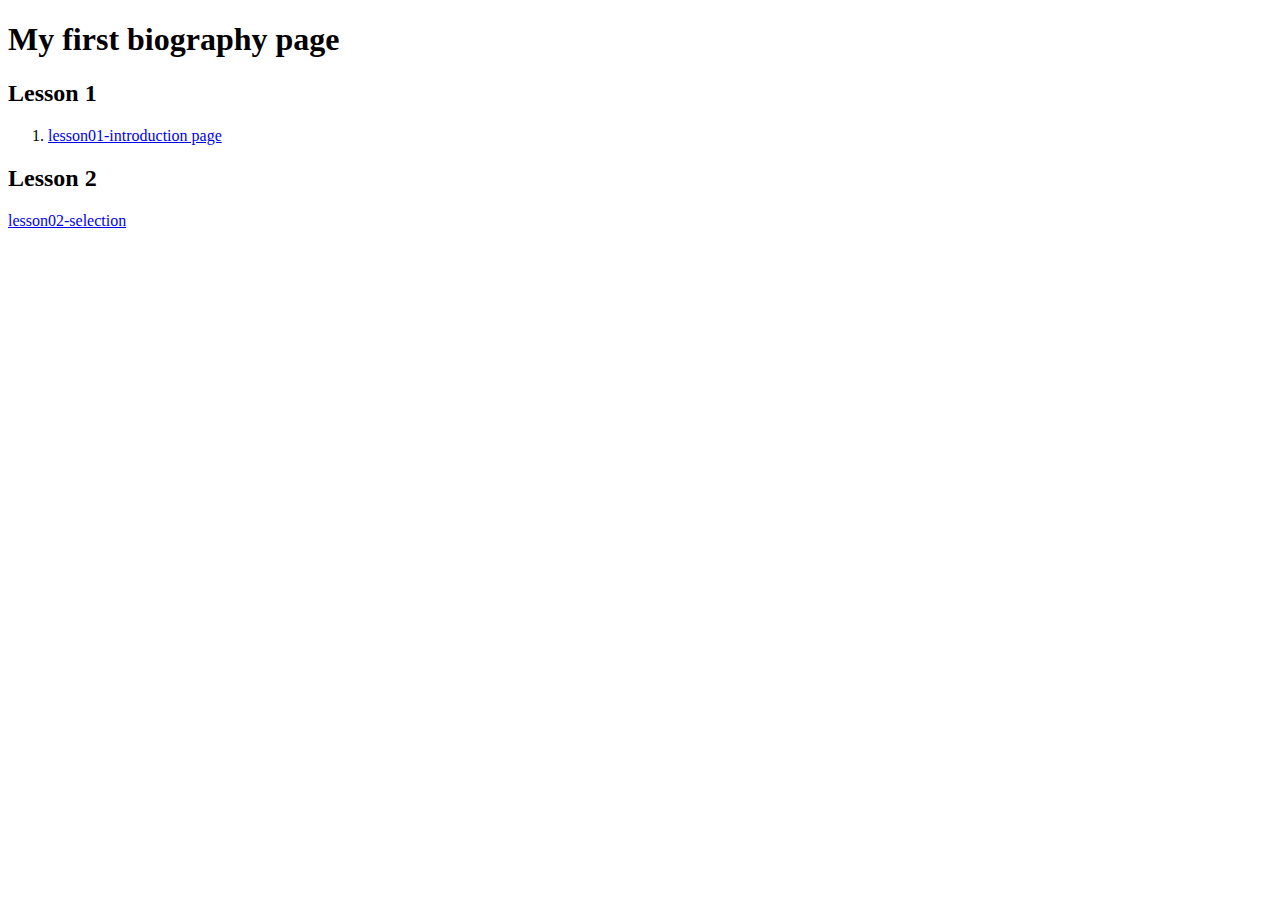
<file: index.html>
<!DOCTYPE html>
<html lang="en">
<head>
    <meta charset="UTF-8">
    <meta name="viewport" content="width=device-width, initial-scale=1.0">
    <title>Assignment</title>
</head>
<body>
    <h1>My first biography page</h1>
    <nav>
        <h2>Lesson 1</h2>
        <ol>
            <li><a href="lesson01/introduction/">lesson01-introduction page</a></li>
        </ol>
        <h2>Lesson 2</h2>
        <li><a href="lesson02">lesson02-selection</li>
    </nav>
</body>

</html>
</file>
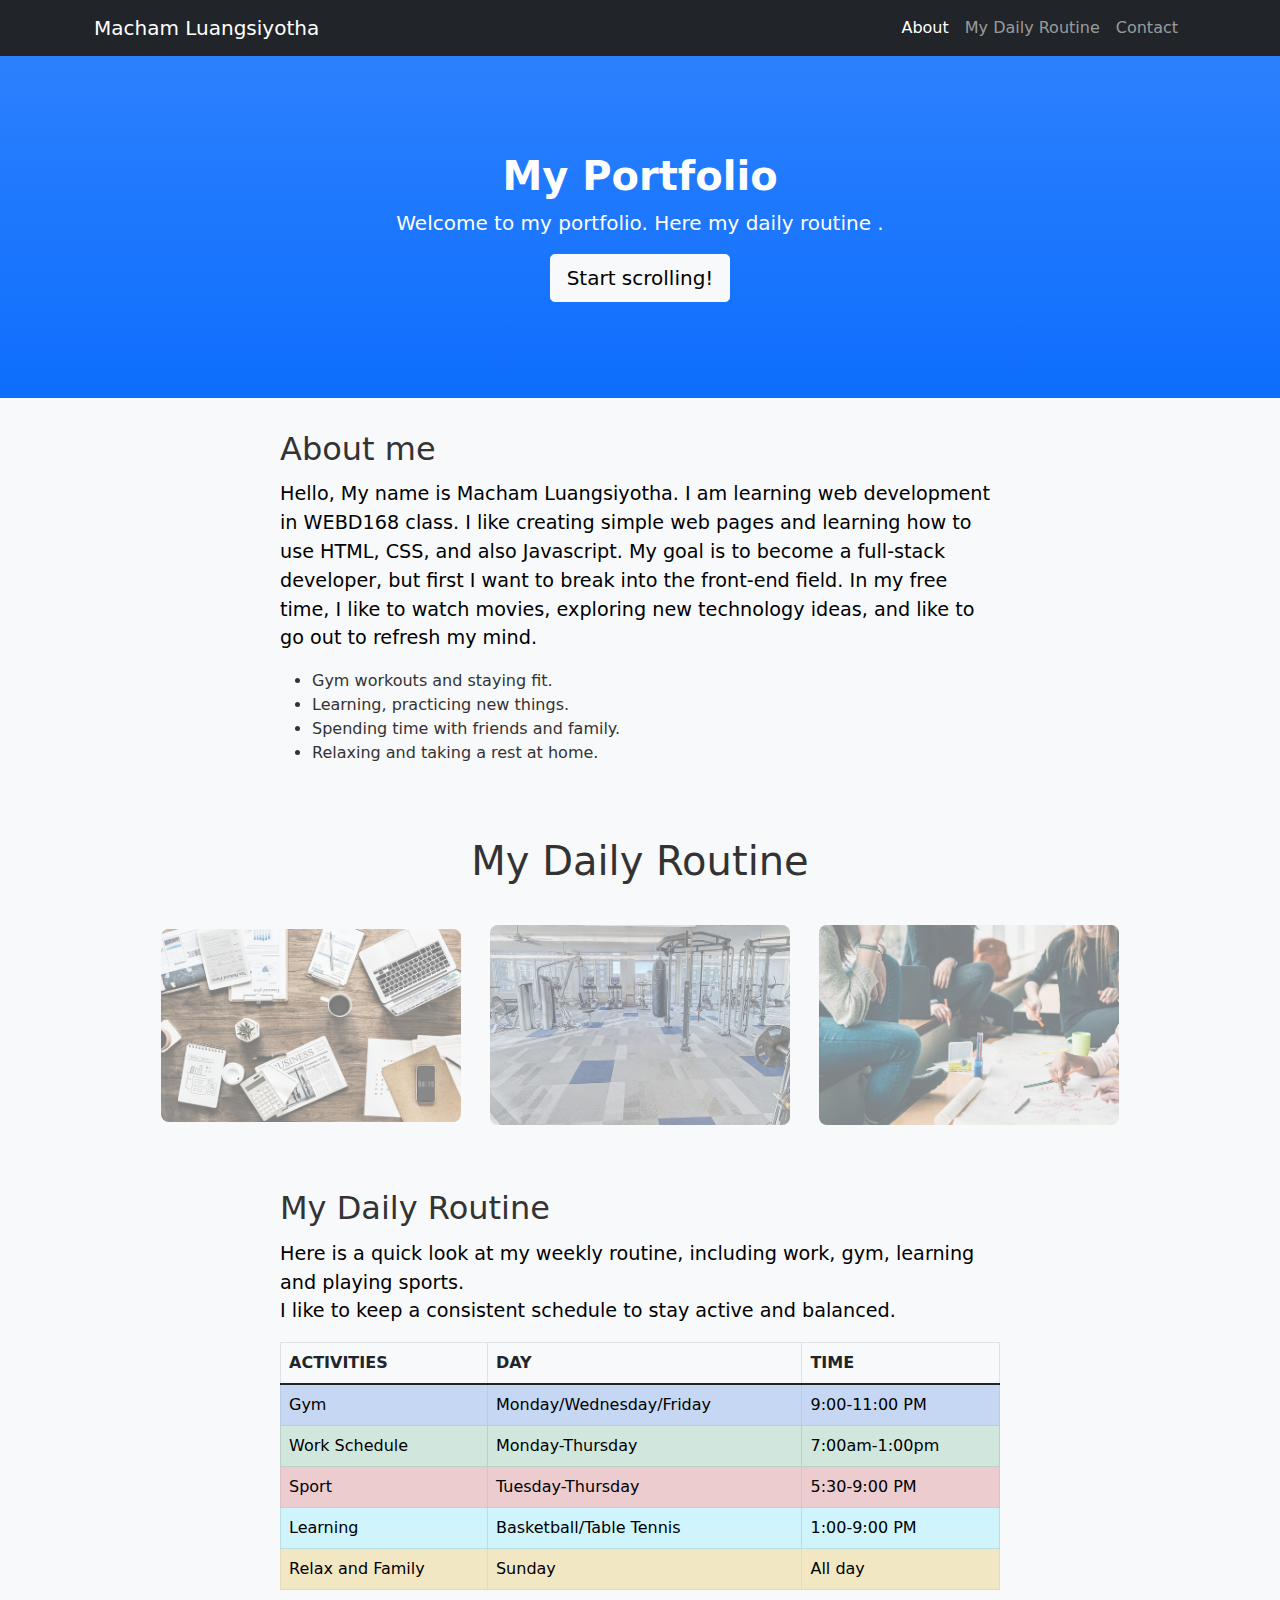
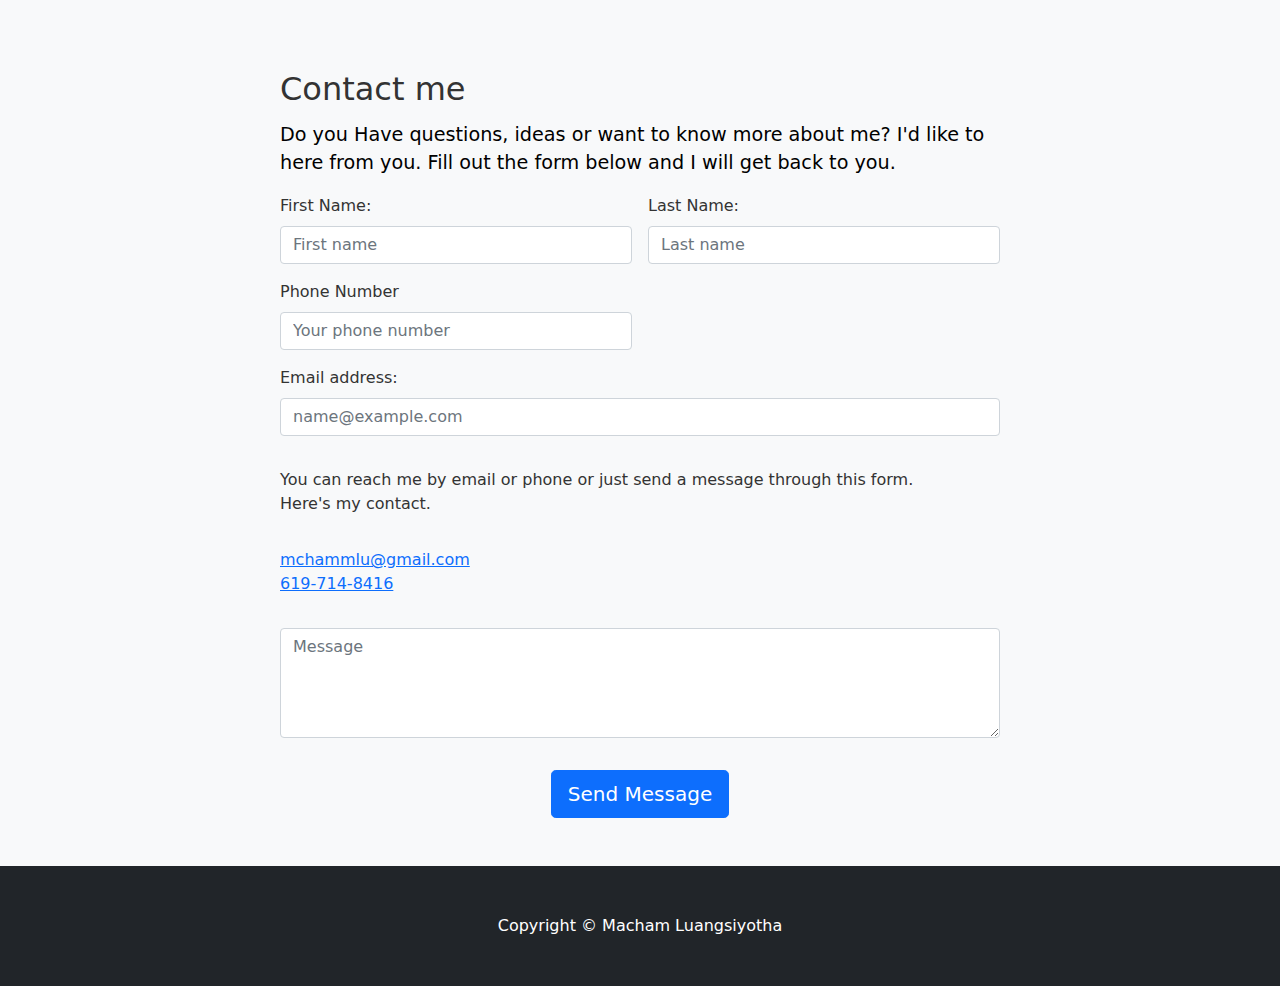
<file: bootstrap-part2/index.html>
<!DOCTYPE html>
<html lang="en">

<head>
    <meta charset="utf-8">
    <meta name="viewport" content="width=device-width, initial-scale=1, shrink-to-fit=no">
    <meta name="description" content=""> <!-- Update this content-->
    <meta name="author" content=""> <!-- Update this content-->
    <title>My Daily Routine</title>
    <link rel="icon" type="image/x-icon" href="assets/favicon.ico">
    <!-- Core theme CSS (includes Bootstrap)-->
    <link href="css/styles.css" rel="stylesheet">
    <link rel="stylesheet" href="css/custom.css">
    <!-- Bootstrap Icons CSS -->
     <link rel="stylesheet" href="https://cdn.jsdelivr.net/npm/bootstrap-icons@1.13.1/font/bootstrap-icons.min.css">
</head>

<body id="page-top">
    <!-- Navigation-->
    <nav class="navbar navbar-expand-lg navbar-dark bg-dark fixed-top" id="mainNav">
        <div class="container px-4">
            <a class="navbar-brand" href="#page-top">Macham Luangsiyotha</a>
            <button class="navbar-toggler" type="button" data-bs-toggle="collapse" data-bs-target="#navbarResponsive"
                aria-controls="navbarResponsive" aria-expanded="false" aria-label="Toggle navigation">
                <span class="navbar-toggler-icon"></span>
            </button>
            <div class="collapse navbar-collapse" id="navbarResponsive">
                <ul class="navbar-nav ms-auto">
                    <li class="nav-item">
                        <a class="nav-link" href="#about">About</a>
                    </li>
                    <li class="nav-item">
                        <a class="nav-link" href="#products">My Daily Routine</a>
                    </li>
                    <li class="nav-item">
                        <a class="nav-link" href="#contact">Contact</a>
                    </li>
                </ul>
            </div>
        </div>
    </nav>
    <!-- Header-->
    <header class="bg-primary bg-gradient text-white">
        <div class="container px-4 text-center">
            <h1 class="fw-bolder">My Portfolio</h1>
            <p class="lead">
                Welcome to my portfolio. Here my daily routine .
            </p>
            <a class="btn btn-lg btn-light" href="#about">Start scrolling!</a>
        </div>
    </header>
    <!-- About section-->
    <section id="about">
        <div class="container px-4">
            <div class="row gx-4 justify-content-center">
                <div class="col-lg-8">
                    <h2>About me</h2>
                    <p class="lead">
                       Hello, My name is Macham Luangsiyotha. I am learning web development in WEBD168 class.
                    I like creating simple web pages and learning how to use HTML, CSS, and also Javascript. My goal is to become a full-stack developer, but first I want to break into the front-end field.
                    In my free time, I like to watch movies, exploring new technology ideas, and like to go out to refresh my mind.
                    </p>
                    <ul>
                        <li>Gym workouts and staying fit.</li>
                        <li>
                           Learning, practicing new things.
                        </li>
                        <li>
                           Spending time with friends and family.
                        </li>
                        <li>
                            Relaxing and taking a rest at home.
                        </li>
                    </ul>
                </div>
            </div>
        </div>
    </section>
    <div class="container mt-4">
      <h1 class="text-center">My Daily Routine</h1>
     

      <div class="image">
        <img src="image/routine2.jpg" class="img-fluid fade-img" alt="My Photo">
        <img src="image/routine3.jpg" class="img-fluid fade-img" alt="My Photo">
        <img src="image/routine4.jpg" class="img-fluid fade-img" alt="My Photo">
      </div>
    </div>
    <!-- Products section-->
    <section class="bg-light" id="my daily routine">
        <div class="container px-4">
            <div class="row gx-4 justify-content-center">
                <div class="col-lg-8">
                    <h2>My Daily Routine</h2>
                    <p class="lead">
                        Here is a quick look at my weekly routine, including work, gym, learning and playing sports. <br>
                    I like to keep a consistent schedule to stay active and balanced.</p>
                </div>
            </div>
        </div>
        <div class="container px-4">
            <div class="row gx-4 justify-content-center">
                <div class="col-lg-8">
                    <table class="table table-striped table table-bordered">
                        <thead class="text-uppercase">
                            <tr scope="row">
                                
                                <th scope="col">activities</th>
                                <th scope="col">day</th>
                                <th scope="col">time</th>
                              
                            </tr>
                        </thead>
                        <tbody>
                            <tr class="table-primary">
                                <td>Gym</td>
                                <td>Monday/Wednesday/Friday</td>
                                <td>9:00-11:00 PM</td>
                            
                            </tr>
                            <tr class="table-success">
                                <td>Work Schedule</td>
                                <td>Monday-Thursday</td>
                                <td>7:00am-1:00pm</td>
                            
                            </tr>
                           <tr class="table-danger">
                                <td>Sport</td>
                                <td>Tuesday-Thursday</td>
                                <td>5:30-9:00 PM</td>
                                
                            </tr>
                        <tr class="table-info">
                                <td>Learning</td>
                                <td>Basketball/Table Tennis</td>
                                <td>1:00-9:00 PM</td>
                            
                                  
                            </tr>
                          <tr class="table-warning">
                                <td>Relax and Family</td>
                                <td>Sunday</td>
                                <td>All day</td>
                                
                            </tr>
                            
                        </tbody>
                    </table>
                </div>
            </div>
        </div>
    </section>
    <!-- Contact section-->
    <section id="contact">
        <div class="container px-4">
            <div class="row gx-4 justify-content-center">
                <div class="col-lg-8">
                    <h2>Contact me</h2>
                    <p class="lead">
                       Do you Have questions, ideas or want to know more about me? I'd like to here from you. Fill out the form below and I will get back to you.
                       
                    </p>
                </div>
            </div>
        </div>
        <div class="container px-4">
            <div class="row gx-4 justify-content-center">
                <div class="col-lg-8">
                    <form name="subform" method="post" action="submit.html">
                        <div class="row g-3 mb-3">
                            <div class="col-sm-6">
                                <label for="fname" class="form-label">First Name:</label>
                                <input type="text" class="form-control" placeholder="First name" id="fname">
                            </div>
                            <div class="col-sm-6">
                                <label for="lname" class="form-label">Last Name:</label>
                                <input type="text" class="form-control" placeholder="Last name" id="lname">
                            </div>
                       

                        
                        <div class="col-sm-6">
                                <label for="phone number" class="form-label">Phone Number</label>
                                <input type="tel" class="form-control" id="phone" placeholder="Your phone number">
                            </div>

                        <div class="mb-3">
                            <label for="email" class="form-label">Email address:</label>
                            <input type="email" class="form-control" id="email" placeholder="name@example.com">
                        </div>

                       
               
                        <p>You can reach me by email or phone or just send a message through this form. <br>
                           Here's my contact.</p>
                           <p><a href="mailto:mchammlu@gmail.com">mchammlu@gmail.com</a> <br>
                            <a href="tel:619-714-8416">619-714-8416</a>
                            <div class="mb-3">
                                <textarea class="form-control" rows="4" placeholder="Message"></textarea>

                            </div>
                            <div class="text-center">
                                <button type="submit" class="btn btn-primary btn-lg">Send Message</button>
                            </div>
                       
                         </div>
                    </form>
                </div>
            </div>
        </div>
    </section>
    <!-- Footer-->
    <footer class="py-5 bg-dark">
        <div class="container px-4">
            <p class="m-0 text-center text-white">
                Copyright &copy; Macham Luangsiyotha
            </p>
        </div>
    </footer>
    <!-- Bootstrap core JS-->
    <script src="https://cdn.jsdelivr.net/npm/bootstrap@5.1.3/dist/js/bootstrap.bundle.min.js"></script>
    <!-- Core theme JS-->
    <script src="js/scripts.js"></script>
</body>

</html>
</file>
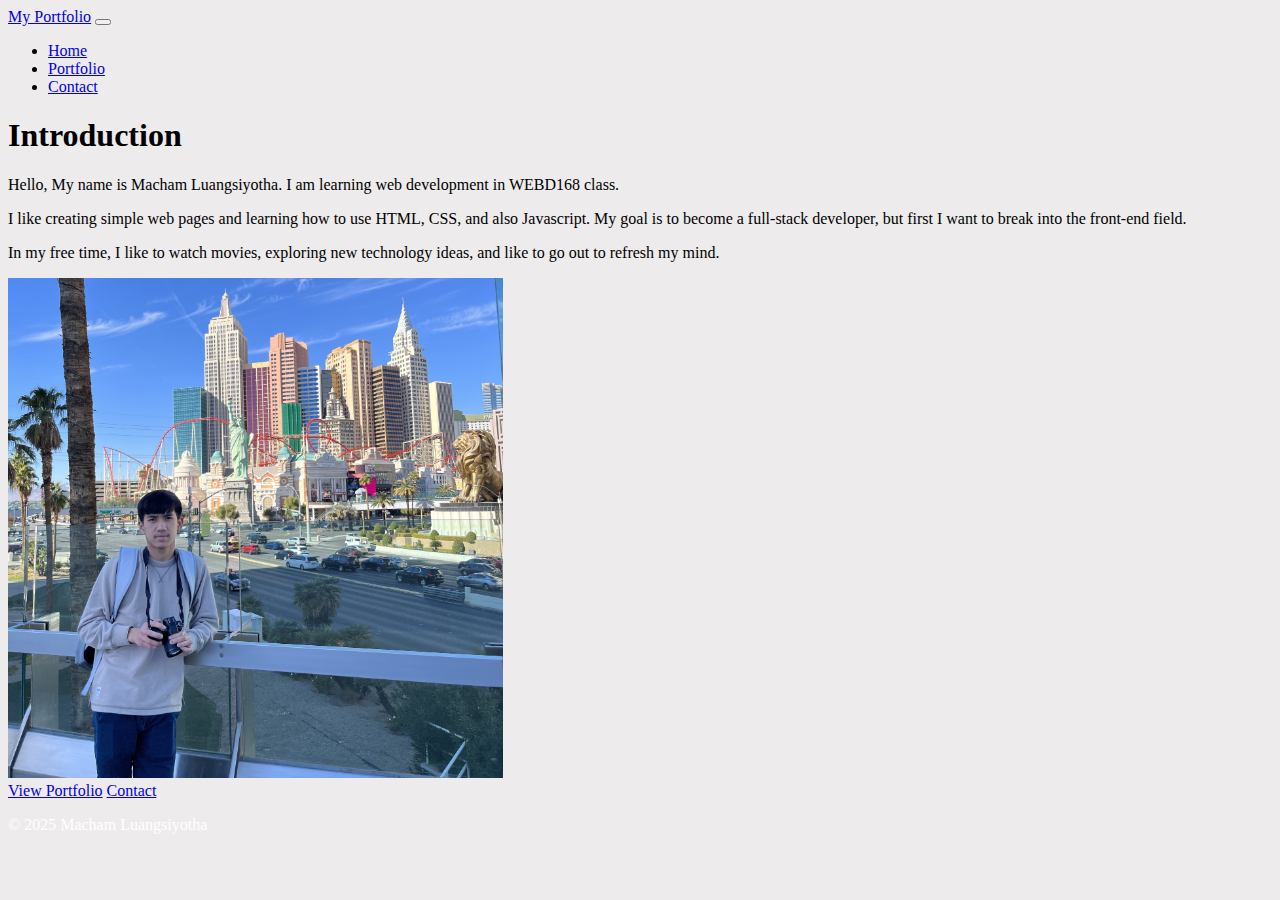
<file: final/index.html>
<!DOCTYPE html>
<html lang="en">
<head>
    <meta charset="UTF-8">
    <meta name="viewport" content="width=device-width, initial-scale=1.0">
    <title>Home</title>

   <link href="https://cdn.jsdelivr.net/npm/bootstrap@5.3.8/dist/css/bootstrap.min.css" rel="stylesheet" integrity="sha384-sRIl4kxILFvY47J16cr9ZwB07vP4J8+LH7qKQnuqkuIAvNWLzeN8tE5YBujZqJLB" crossorigin="anonymous">
  <link rel="stylesheet" href="style.css">

</head>
<body>


<nav class="navbar navbar-expand-lg navbar-dark bg-dark">
    <div class="container">
      <a class="navbar-brand" href="index.html">My Portfolio</a>

      <button class="navbar-toggler" type="button" data-bs-toggle="collapse" data-bs-target="#navMenu"
        aria-controls="navMenu" aria-expanded="false" aria-label="Toggle navigation">
        <span class="navbar-toggler-icon"></span>
      </button>

      <div class="collapse navbar-collapse" id="navMenu">
        <ul class="navbar-nav ms-auto">
          <li class="nav-item"><a class="nav-link active" href="index.html">Home</a></li>
          <li class="nav-item"><a class="nav-link" href="portfolio.html">Portfolio</a></li>
          <li class="nav-item"><a class="nav-link" href="contact.html">Contact</a></li>
        </ul>
      </div>
    </div>
  </nav>



    <main class="container text-center mt-5">
        <h1>Introduction</h1>
        <p class="mt-4">Hello, My name is Macham Luangsiyotha. I am learning web development in WEBD168 class.</p>
        <p>I like creating simple web pages and learning how to use HTML, CSS, and also Javascript. My goal is to become a full-stack developer, but first I want to break into the front-end field.</p>
        <p class="mt-3">In my free time, I like to watch movies, exploring new technology ideas, and like to go out to refresh my mind. </p>

        <img src="images/myself.jpg" alt="My Photo" class="img-fluid rounded mt-4 my-image">

        <div class="mt-4">
            <a href="portfolio.html" class="btn btn-primary me-2 button">View Portfolio</a>
            <a href="contact.html" class="btn btn-outline-primary">Contact</a>
        </div>
    </main>
   <footer class="footer bg-dark text-light text-center mt-5 p-3">
    <p class="mb-0">© 2025 Macham Luangsiyotha</p>
  </footer>

  <script src="https://urldefense.com/v3/__https://cdn.jsdelivr.net/npm/bootstrap@5.3.2/dist/js/bootstrap.bundle.min.js__;!!PwqFijg!ouwJj-OVchqFMatGidcj7BfP8INKnNazuMyCwQm3PiquCB-tym8DRrWrFdy9rbx4-NMqo_MZdLrxa5BYpVRZgm6cTZDXPQk$ "></script>
</body>
</html>
</file>
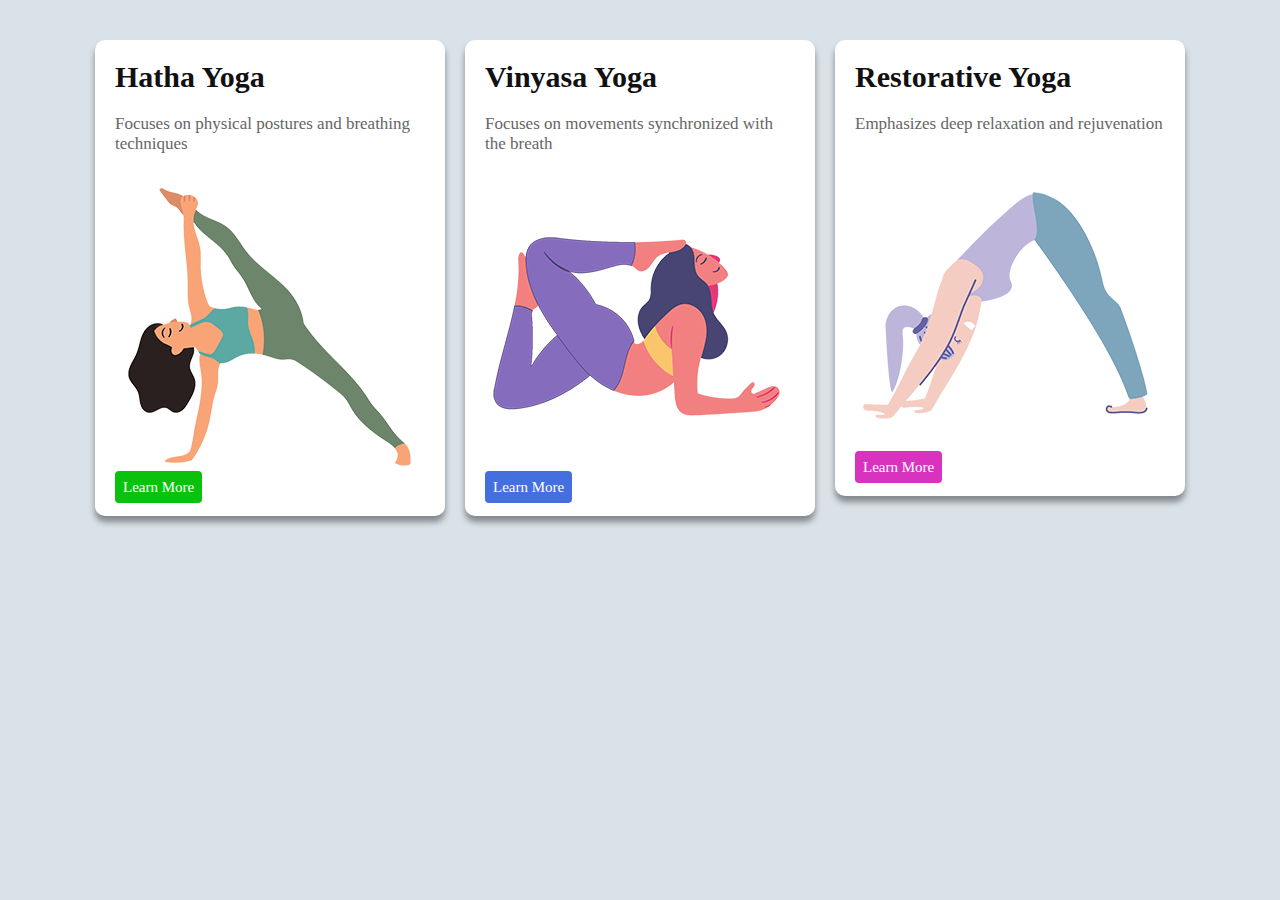
<file: lesson03-flexbox/index.html>
<!DOCTYPE html>
<html lang="en">
<head>
    <meta charset="UTF-8">
    <meta name="viewport" content="width=device-width, initial-scale=1.0">
    <title>Yoga</title>
    <link rel="preconnect" href="https://fonts.googleapis.com">
<link rel="preconnect" href="https://fonts.googleapis.com">
<link rel="preconnect" href="https://fonts.gstatic.com" crossorigin>
<link href="https://fonts.googleapis.com/css2?family=Libertinus+Sans:ital,wght@0,400;0,700;1,400&family=Special+Gothic:wght@400..700&display=swap" rel="stylesheet">
<link rel="stylesheet" href="styles.css">
</head>
<body>
<div class="container">
    <div class="card">
        <h2>Hatha Yoga</h2>
        <p>Focuses on physical postures and breathing techniques</p>
        <img src="./‫images/pose1.png" alt="Hatha Yoga">
        <a href="#" class="button">Learn More</a>
    </div>
    
    <div class="card">
        <h2>Vinyasa Yoga</h2>
        <p>Focuses on movements synchronized with the breath</p>
        <img src="./‫images/pose2.png" alt="Hatha Yoga">
        <a href="#" class="button">Learn More</a>
    </div>

    <div class="card">
        <h2>Restorative Yoga</h2>
        <p>Emphasizes deep relaxation and rejuvenation</p>
        <img src="./‫images/pose3.png" alt="Hatha Yoga">
        <a href="#" class="button">Learn More</a>
    </div>
</div>
</body>
</html>
</file>
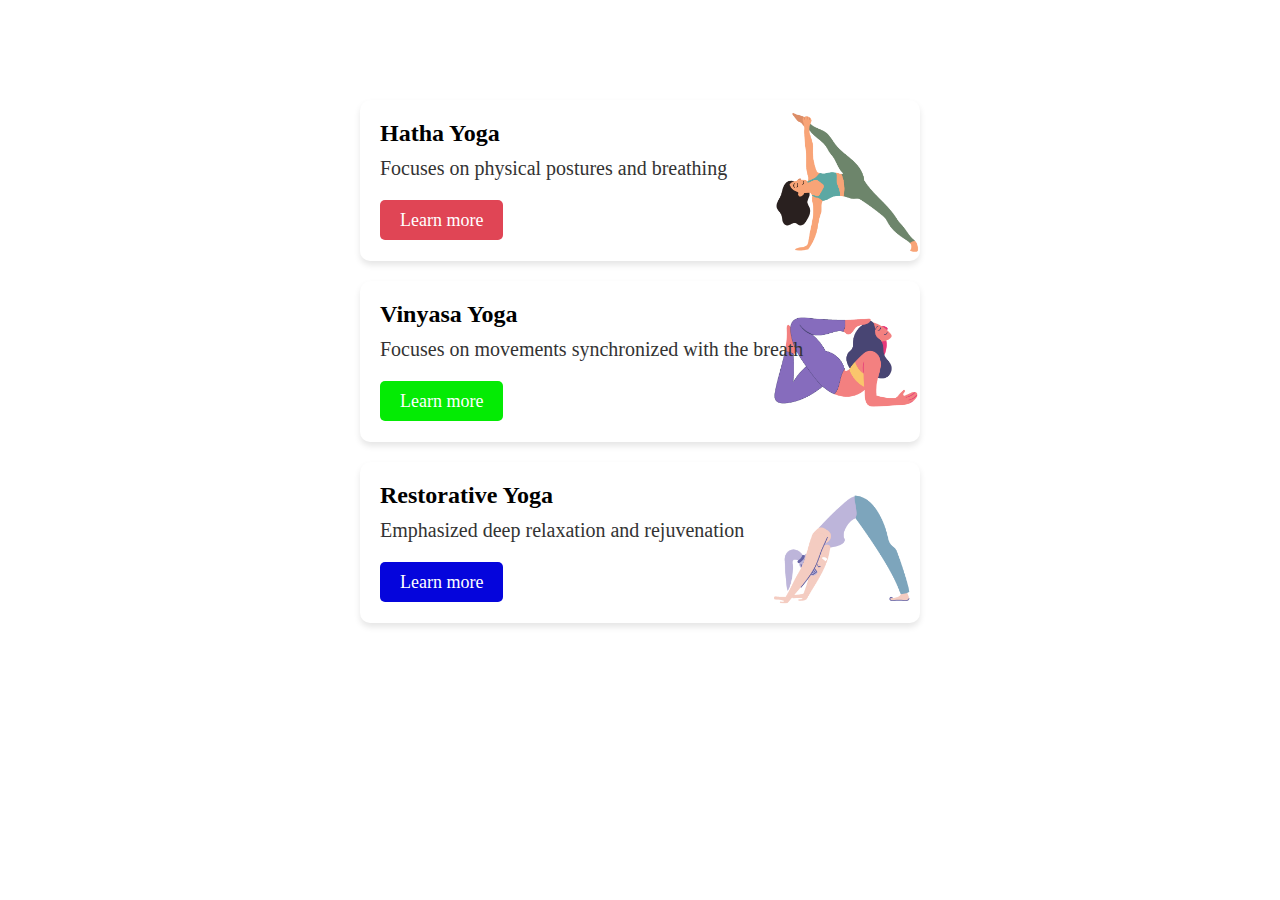
<file: lesson03/index.html>
<!DOCTYPE html>
<html lang="en">
<head>
    <meta charset="UTF-8">
    <meta name="viewport" content="width=device-width, initial-scale=1.0">
    <title>Yoga</title>
    <link rel="preconnect" href="https://fonts.googleapis.com">
<link rel="preconnect" href="https://fonts.gstatic.com" crossorigin>
<link href="https://fonts.googleapis.com/css2?family=Libertinus+Sans:ital,wght@0,400;0,700;1,400&family=Special+Gothic:wght@400..700&display=swap" rel="stylesheet">
<link rel="stylesheet" href="style.css">
</head>
<body>
    <div class="container">
        <div class="card">
        <h2>Hatha Yoga</h2>
        <p>Focuses on physical postures and breathing </p>
        <a href="#">Learn more</a>
        </div>
        <div class="card">
        <h2>Vinyasa Yoga</h2>
        <p>Focuses on movements synchronized with the breath </p>
        <a href="#">Learn more</a>
        </div>
        <div class="card">
        <h2>Restorative Yoga</h2>
        <p>Emphasized deep relaxation and rejuvenation </p>
        <a href="#">Learn more</a>
        </div>
    </div>
</body>
</html>
</file>
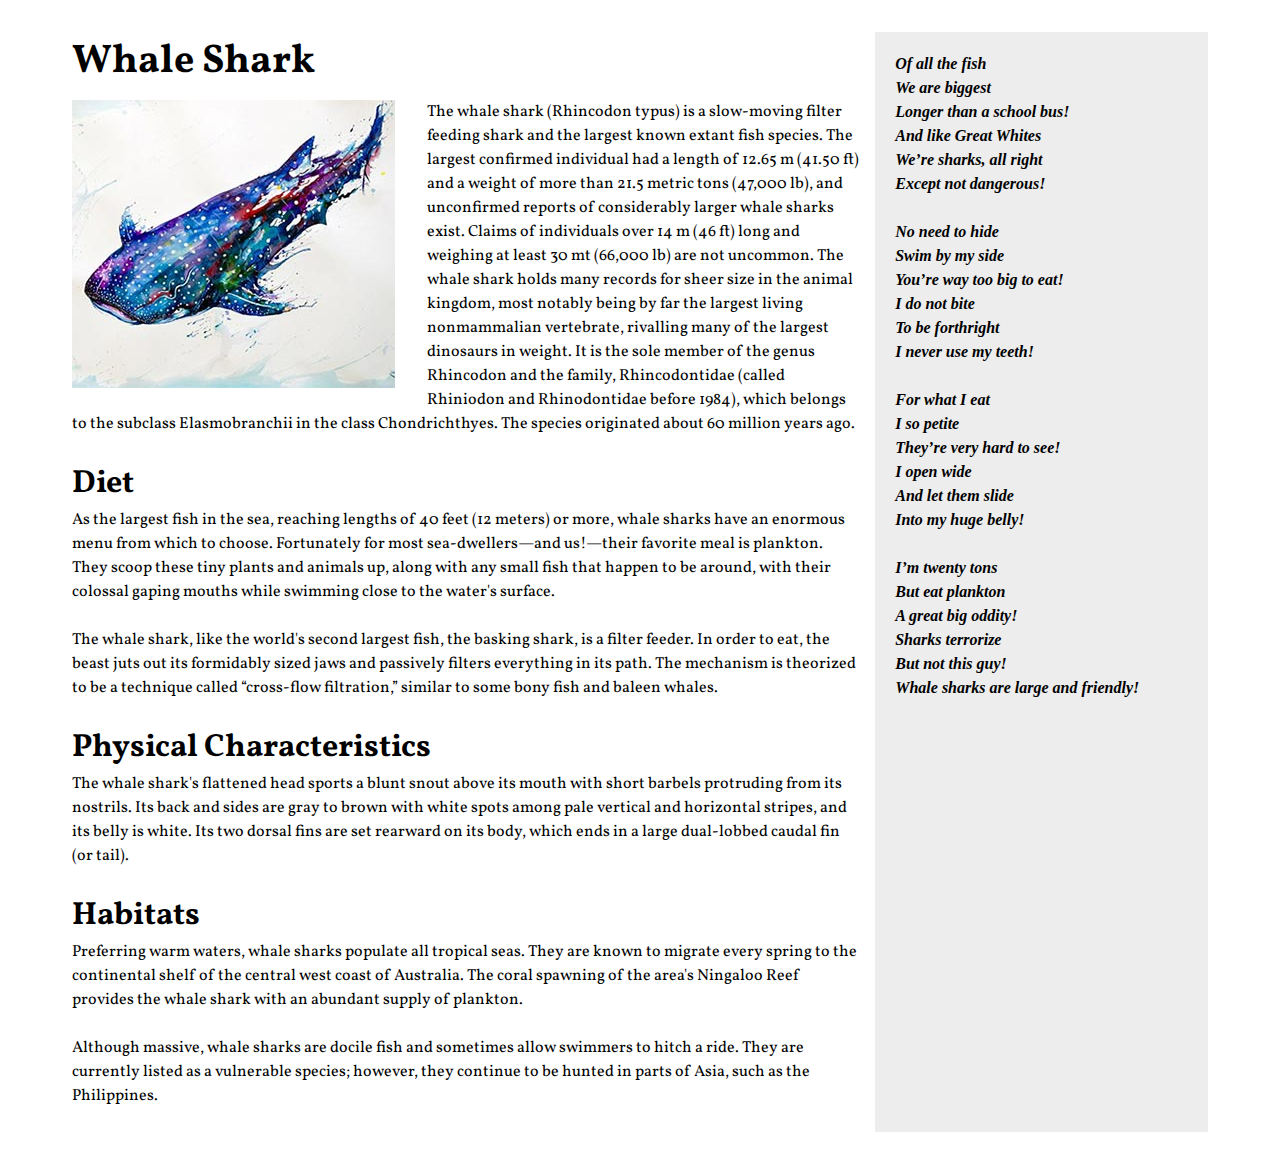
<file: lesson05/index.html>
<!DOCTYPE html>
<html lang="en">
<head>
	<meta charset="UTF-8">
	<meta name="viewport" content="width=device-width, initial-scale=1.0">
<!-- Link To Google Fonts -->
<link rel="preconnect" href="https://fonts.googleapis.com">
<link rel="preconnect" href="https://fonts.gstatic.com" crossorigin>
<link href="https://fonts.googleapis.com/css2?family=Vollkorn:wght@500&display=swap" rel="stylesheet">
<title>Flexible Media</title>
<link rel="stylesheet" href="styles.css">
</head>

<body>
<section>
<article>
  <!-- Main Heading (h1) -->
  <h1>Whale Shark</h1>
  <!-- Image of the Whale Shark -->
  <img src="images/whaleSharkArt.jpg" alt="Whale Shark">
  <p>The whale shark (Rhincodon typus) is a slow-moving filter feeding shark and the largest known extant fish species. The largest confirmed individual had a length of 12.65 m (41.50 ft) and a weight of more than 21.5 metric tons (47,000 lb), and unconfirmed reports of considerably larger whale sharks exist. Claims of individuals over 14 m (46 ft) long and weighing at least 30 mt (66,000 lb) are not uncommon. The whale shark holds many records for sheer size in the animal kingdom, most notably being by far the largest living nonmammalian vertebrate, rivalling many of the largest dinosaurs in weight. It is the sole member of the genus Rhincodon and the family, Rhincodontidae (called Rhiniodon and Rhinodontidae before 1984), which belongs to the subclass Elasmobranchii in the class Chondrichthyes. The species originated about 60 million years ago.</p>
  <h2>Diet</h2>
  <p>As the largest fish in the sea, reaching lengths of 40 feet (12 meters) or more, whale sharks have an enormous menu from which to choose. Fortunately for most sea-dwellers—and us!—their favorite meal is plankton. They scoop these tiny plants and animals up, along with any small fish that happen to be around, with their colossal gaping mouths while swimming close to the water's surface.</p>
  <p>The whale shark, like the world's second largest fish, the basking shark, is a filter feeder. In order to eat, the beast juts out its formidably sized jaws and passively filters everything in its path.  The mechanism is theorized to be a technique called “cross-flow filtration,” similar to some bony fish and baleen whales.</p>
  <h2>Physical Characteristics</h2>
  <p>The whale shark's flattened head sports a blunt snout above its mouth with short barbels protruding from its nostrils. Its back and sides are gray to brown with white spots among pale vertical and horizontal stripes, and its belly is white. Its two dorsal fins are set rearward on its body, which ends in a large dual-lobbed caudal fin (or tail).</p>
  <h2>Habitats</h2>
<p>Preferring warm waters, whale sharks
	populate all tropical seas. They are
	known to migrate every spring to the
	continental shelf of the central west
	coast of Australia. The coral spawning
	of the area's Ningaloo Reef provides the
	whale shark with an abundant supply of
	plankton.</p>
  <p>Although massive, whale sharks are docile fish and sometimes allow swimmers to hitch a ride. They are currently listed as a vulnerable species; however, they continue to be hunted in parts of Asia, such as the Philippines.</p>
</article>

<aside>
	<p>Of all the fish<br>
	  We are biggest<br>
	  Longer than a school bus!<br>
	  And like Great Whites<br>
	  We’re sharks, all right<br>
	  Except not dangerous!</p>
	<p>No need to hide<br>
	  Swim by my side<br>
	  You’re way too big to eat!<br>
	  I do not bite<br>
	  To be forthright<br>
	  I never use my teeth!</p>
	<p>For what I eat<br>
	  I so petite<br>
	  They’re very hard to see!<br>
	  I open wide<br>
	  And let them slide<br>
	  Into my huge belly!</p>
	<p>I’m twenty tons<br>
	  But eat plankton<br>
	  A great big oddity!<br>
	  Sharks terrorize<br>
	  But not this guy!<br>
	  Whale sharks are large and friendly!</p>
  </aside>

</section>
</body>
</html>
</file>
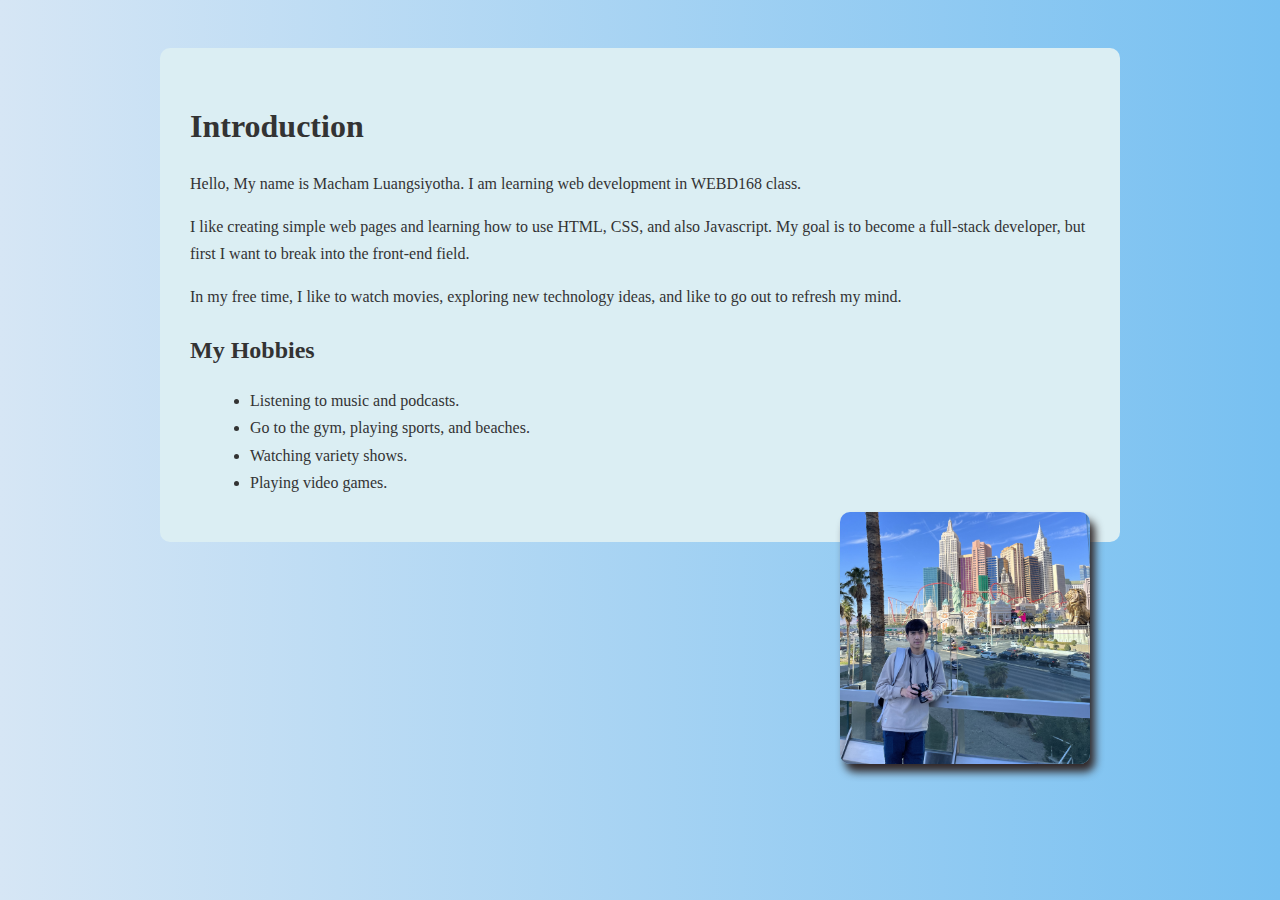
<file: bootstrap/09_bootstrap/index.html>
<!DOCTYPE html>
<html lang="en">
<head>
    <meta charset="UTF-8">
    <meta name="viewport" content="width=device-width, initial-scale=1.0">
    <title>About Me</title>
    <link href="https://cdn.jsdelivr.net/npm/bootstrap@5.3.8/dist/css/bootstrap.min.css" rel="stylesheet" integrity="sha384-sRIl4kxILFvY47J16cr9ZwB07vP4J8+LH7qKQnuqkuIAvNWLzeN8tE5YBujZqJLB" crossorigin="anonymous">

    <link rel="stylesheet" href="style.css">
</head>
<body>
    
        <main>
            <div class="container">
  <div class="row">
    <div class="col-9"><h1>Introduction</h1>
                    <p>Hello, My name is Macham Luangsiyotha. I am learning web development in WEBD168 class.</p>
                    <p>I like creating simple web pages and learning how to use HTML, CSS, and also Javascript. My goal is to become a full-stack developer, but first I want to break into the front-end field.</p>
                    <p>In my free time, I like to watch movies, exploring new technology ideas, and like to go out to refresh my mind. </p>
                 </div>
    <div class="col-4"> <h2> My Hobbies</h2>
 
                    <ul>
                     <li>Listening to music and podcasts.</li>
                     <li>Go to the gym, playing sports, and beaches.</li>
                     <li>Watching variety shows.</li>
                     <li>Playing video games.</li>
                    </ul></div>
    <div class="col-6"><img src="images/myself.jpg" alt="My Photo"></div>
  </div>
</div>
             
                
<script src="https://cdn.jsdelivr.net/npm/bootstrap@5.3.8/dist/js/bootstrap.bundle.min.js" integrity="sha384-FKyoEForCGlyvwx9Hj09JcYn3nv7wiPVlz7YYwJrWVcXK/BmnVDxM+D2scQbITxI" crossorigin="anonymous"></script>
        </main>
</body>
</html>
</file>
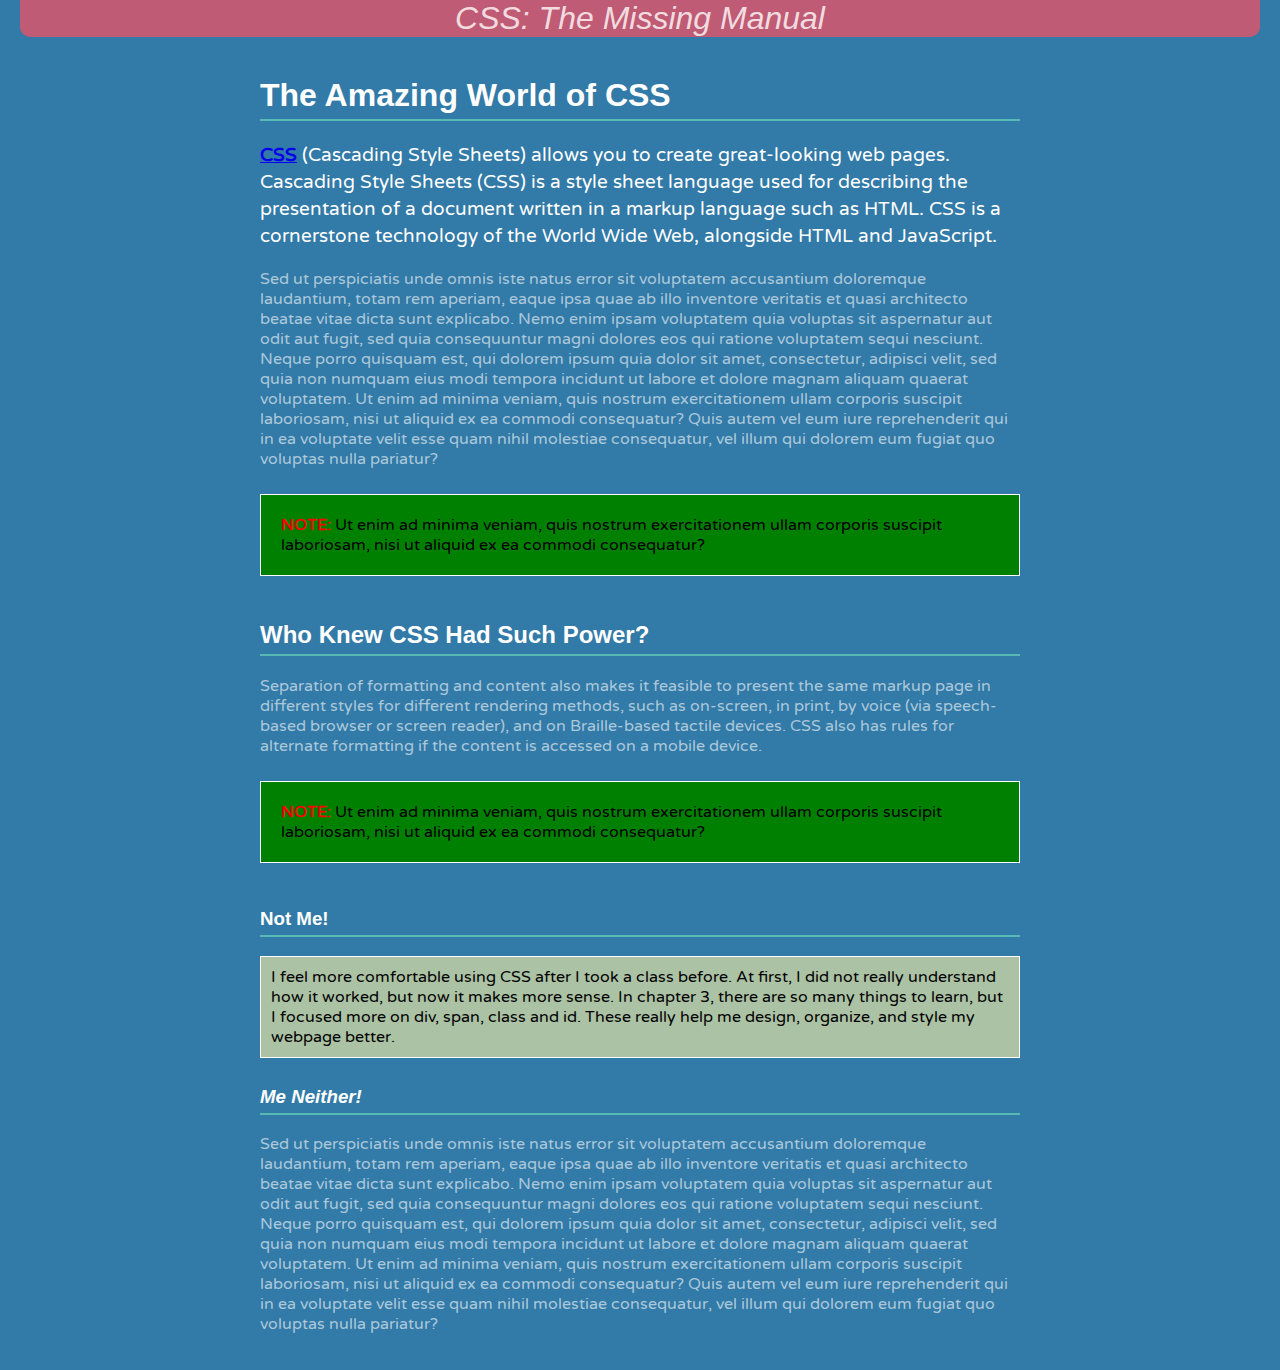
<file: lesson02/selector_basics_start/index.html>
<!DOCTYPE html>
<html lang="en">
  <head>
    <meta charset="UTF-8" />
    <title>Selector Basics</title>
    <link
      rel="stylesheet"
      href="https://fonts.googleapis.com/css?family=Varela+Round" />
      <style>
        body {
          background-color: rgb(50, 122, 167);
          padding: 0 20px 20px 20px;
          margin: 0;
        }
        p {
          color: rgba(255, 255, 255, .6);
          font-size: 1em;
          font-family: "Varela Round",Arial, Helvetica, sans-serif;
        }
        :is(h1, h2, h3) {
          color: rgb(255, 255, 255);
          border-bottom: 2px solid rgb(87, 185, 178);
          padding-top: 10px;
          padding-bottom: 5px;
          font-family: Arial, "Palatino Linotype", Times, serif;
        }
        h1 {
          font-size: 2em;
        }
        .logo {
          font-family: Baskerville, Palatino, sans-serif;
          font-size: 2em;
          color: rgba(255, 255, 255, .8);
          font-style: italic;
          text-align: center;
          margin-bottom: 30px;
          background-color: rgb(191,91,116);
          border-radius: 0 0 10px 10px; /*bdrs0-0-10-10*/
        }
       .note {
        color: black;
        border: 1px solid #fff;
        background-color: green;
        margin-top: 25px;
        margin-bottom: 35px;
        padding: 20px;
       }
       .note strong {
        color: red;
       }
       article {
        max-width: 760px;
        margin: 0 auto;
       }
       h1+p {
        color: rgb(255, 255, 255);
        font-size: 1.2em;
        line-height: 140%;
       }
       .font h3 {
        font-style: italic;
       }
       .custom p {
        color: #010101;
        background-color: rgb(251, 242, 162, 0.6);
        border: 1px solid white;
        padding: 10px;
       }
      
      </style>
  </head>
  <body>
    <header><div class="logo">CSS: The Missing Manual</div></header>

    <article>
      <!-- The article element is intended to present an independent entry that could stand on its own. -->
      <h1>The Amazing World of CSS</h1>
      <p>
        <strong><a href="/en-US/docs/Glossary/CSS">CSS</a></strong> (Cascading
        Style Sheets) allows you to create great-looking web pages. Cascading
        Style Sheets (CSS) is a style sheet language used for describing the
        presentation of a document written in a markup language such as HTML.
        CSS is a cornerstone technology of the World Wide Web, alongside HTML
        and JavaScript.
      </p>
      <p>
        Sed ut perspiciatis unde omnis iste natus error sit voluptatem
        accusantium doloremque laudantium, totam rem aperiam, eaque ipsa quae ab
        illo inventore veritatis et quasi architecto beatae vitae dicta sunt
        explicabo. Nemo enim ipsam voluptatem quia voluptas sit aspernatur aut
        odit aut fugit, sed quia consequuntur magni dolores eos qui ratione
        voluptatem sequi nesciunt. Neque porro quisquam est, qui dolorem ipsum
        quia dolor sit amet, consectetur, adipisci velit, sed quia non numquam
        eius modi tempora incidunt ut labore et dolore magnam aliquam quaerat
        voluptatem. Ut enim ad minima veniam, quis nostrum exercitationem ullam
        corporis suscipit laboriosam, nisi ut aliquid ex ea commodi consequatur?
        Quis autem vel eum iure reprehenderit qui in ea voluptate velit esse
        quam nihil molestiae consequatur, vel illum qui dolorem eum fugiat quo
        voluptas nulla pariatur?
      </p>
      
      <p class="note">
        <strong>NOTE:</strong> Ut enim ad minima veniam, quis nostrum
        exercitationem ullam corporis suscipit laboriosam, nisi ut aliquid ex ea
        commodi consequatur?
      </p>

      <h2>Who Knew CSS Had Such Power?</h2>
      <p>
        Separation of formatting and content also makes it feasible to present
        the same markup page in different styles for different rendering
        methods, such as on-screen, in print, by voice (via speech-based browser
        or screen reader), and on Braille-based tactile devices. CSS also has
        rules for alternate formatting if the content is accessed on a mobile
        device.
      </p>
      <p class="note">
        <strong>NOTE:</strong> Ut enim ad minima veniam, quis nostrum
        exercitationem ullam corporis suscipit laboriosam, nisi ut aliquid ex ea
        commodi consequatur?
      </p>
      <div class="custom">
      <h3><b>Not Me!</b></h3>
      <p>
        I feel more comfortable using CSS after I took a class before. At first, I did not really understand how it worked, but now it makes more sense. In chapter 3, there are so many things to learn, but I focused more on div, span, class and id. These really help me design, organize, and style my webpage better.
      </p>
      </div>
      <div class="font">
      <h3>Me Neither!</h3>
      </div>
      <p>
       Sed ut perspiciatis unde omnis iste natus error sit voluptatem accusantium doloremque laudantium, totam rem aperiam, eaque ipsa quae ab illo inventore veritatis et quasi architecto beatae vitae dicta sunt explicabo. Nemo enim ipsam voluptatem quia voluptas sit aspernatur aut odit aut fugit, sed quia consequuntur magni dolores eos qui ratione voluptatem sequi nesciunt. Neque porro quisquam est, qui dolorem ipsum quia dolor sit amet, consectetur, adipisci velit, sed quia non numquam eius modi tempora incidunt ut labore et dolore magnam aliquam quaerat voluptatem. Ut enim ad minima veniam, quis nostrum exercitationem ullam corporis suscipit laboriosam, nisi ut aliquid ex ea commodi consequatur? Quis autem vel eum iure reprehenderit qui in ea voluptate velit esse quam nihil molestiae consequatur, vel illum qui dolorem eum fugiat quo voluptas nulla pariatur?
      </p>
    </article>
  </body>
</html>
</file>
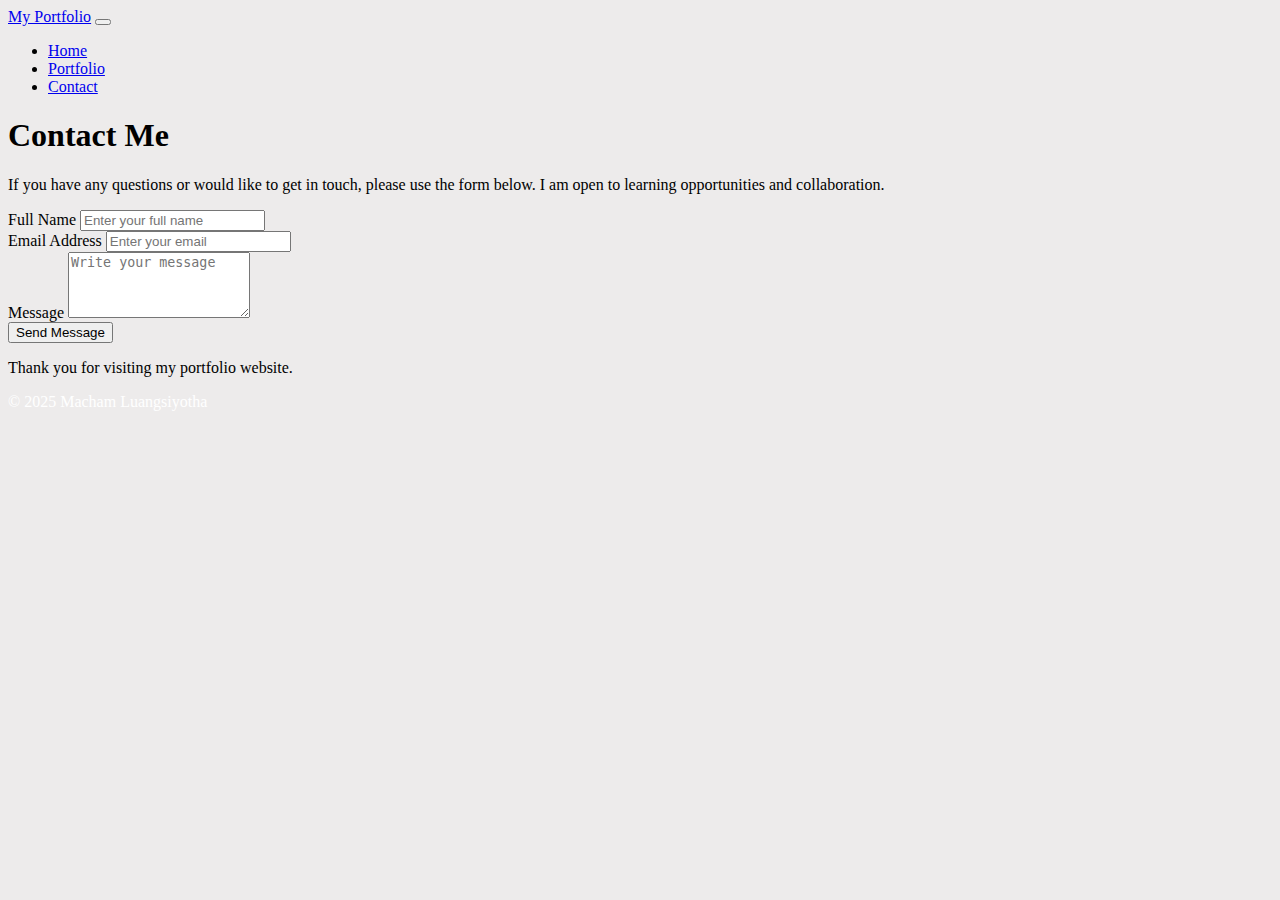
<file: final/contact.html>
<!DOCTYPE html>
<html lang="en">
<head>
  <meta charset="UTF-8">
  <title>Contact</title>
  <link href="https://cdn.jsdelivr.net/npm/bootstrap@5.3.8/dist/css/bootstrap.min.css" rel="stylesheet" integrity="sha384-sRIl4kxILFvY47J16cr9ZwB07vP4J8+LH7qKQnuqkuIAvNWLzeN8tE5YBujZqJLB" crossorigin="anonymous">
  <link rel="stylesheet" href="style.css">
</head>
<body>

  <nav class="navbar navbar-expand-lg navbar-dark bg-dark">
    <div class="container">
      <a class="navbar-brand" href="index.html">My Portfolio</a>

      <button class="navbar-toggler" type="button" data-bs-toggle="collapse" data-bs-target="#navMenu"
        aria-controls="navMenu" aria-expanded="false" aria-label="Toggle navigation">
        <span class="navbar-toggler-icon"></span>
      </button>

      <div class="collapse navbar-collapse" id="navMenu">
        <ul class="navbar-nav ms-auto">
          <li class="nav-item"><a class="nav-link" href="index.html">Home</a></li>
          <li class="nav-item"><a class="nav-link" href="portfolio.html">Portfolio</a></li>
          <li class="nav-item"><a class="nav-link active" href="contact.html">Contact</a></li>
        </ul>
      </div>
    </div>
  </nav>

  <main class="container mt-5">

    <h1 class="text-center">Contact Me</h1>

    <p class="text-center mt-3">
      If you have any questions or would like to get in touch, please use the form below.
      I am open to learning opportunities and collaboration.
    </p>

    <form class="contact-form mx-auto mt-4">

      <div class="mb-3">
        <label for="name" class="form-label">Full Name</label>
        <input type="text" id="name" class="form-control" placeholder="Enter your full name">
      </div>

      <div class="mb-3">
        <label for="email" class="form-label">Email Address</label>
        <input type="email" id="email" class="form-control" placeholder="Enter your email">
      </div>

      <div class="mb-3">
        <label for="message" class="form-label">Message</label>
        <textarea id="message" class="form-control" rows="4" placeholder="Write your message"></textarea>
      </div>

      <button type="submit" class="btn btn-primary w-100">
        Send Message
      </button>

    </form>

    <p class="text-center mt-4 text-muted">
      Thank you for visiting my portfolio website.
    </p>

  </main>

  <footer class="footer bg-dark text-light text-center mt-5 p-3">
     <p class="mb-0">© 2025 Macham Luangsiyotha</p>
  </footer>

  <script src="https://urldefense.com/v3/__https://cdn.jsdelivr.net/npm/bootstrap@5.3.2/dist/js/bootstrap.bundle.min.js__;!!PwqFijg!ouwJj-OVchqFMatGidcj7BfP8INKnNazuMyCwQm3PiquCB-tym8DRrWrFdy9rbx4-NMqo_MZdLrxa5BYpVRZgm6cTZDXPQk$ "></script>
</body>
</html>
</file>
<file: bootstrap-part2/css/custom.css>
section {
    padding-top: 2rem;
    padding-bottom: 2rem;
}
section h2 {
    margin-bottom: 0.75rem;
}
body {
    font-family: 'Segoe UI', Tahoma, Geneva, Verdana, sans-serif serif;
    color: #333;
    background-color: #f8f9fa;
}
section p.lead {
    font-size: 1.2rem;
    color: #000000;
}
.btn-primary {
    background-color: #0d6efd;
    border-color: #0d6efd;
    transition: background-color 0.3s ease;
}
.btn-primary:hover {
    background-color: #084298;
    border-color: #084298;
}
form button {
    border-radius: 0.3rem;

}
header .btn {
    transition: background-color 0.3s ease;
}
header .btn:active {
    background-color: #333;
}
.image {
    display: flex;
    justify-content: center;
    align-items: center;
    flex-wrap: wrap;
    padding: 2rem;
    cursor: pointer;
    margin-left: 2rem;
    margin-right: 2rem;
}
.fade-img {
    
    opacity: 0.5;
    transition: opacity 1.5s ease, transform 1.5s ease;
    transition: box-shadow 0.3s ease;
    width: 100%;
    max-width: 300px;
    display: block;
    margin: 0 auto;
    border-radius: 8px;

}
.fade-img:hover {
    opacity: 1;
    animation: rotate 6s infinite alternate;
    box-shadow: 5px 5px 5px 10px rgba(0, 0, 0, 0.5);
}
@keyframes rotate {

    0% {
        transform: rotate(0deg);
    }
   
    100% {
        transform: rotate(360deg);
    }
}
</file>
<file: final/style.css>
.my-image {
   max-width: 100%;
   height: 500px;
}
.btn {
transition: transform 0.3s ease;
}
.button:hover {
    background-color: #fff;
    color: #0064fa;
}
body {
    background-color: #edebeb;
}
h1 {
    font-size: 2rem;
}
p {
    color: #000;
    font-size: 1rem;
}
footer p {
    color: #fff;
}
</file>
<file: lesson03/style.css>
* {
    margin: 0;
    padding: 0;
    box-sizing: border-box;
}
body {
    font-family: Libertinus Sans Static;
    background-color: #fff;
}
.container {
    max-width: 600px;
    margin: 100px auto;
    padding: 0 20px;
}
.card {
    background-color: #fff;
    margin: 20px 0;
    padding: 20px 20px 30px;
    border-radius: 10px;
    box-shadow: 0 4px 6px rgba(0, 0, 0, 0.1);
}
.card h2 {
    padding-bottom: 10px;
}
.card p {
    font-size: 20px;
    font-weight: 400;
    color: #333;
    margin-bottom: 30px;
}
.card:first-of-type {
background:white url(./‫images/pose1.png) no-repeat center right/150px;
}
.card:first-of-type a {
    background-color: #e04555;
}
.card:nth-of-type(2) {
background:white url(./‫images/pose2.png) no-repeat center right/150px;
}
.card:nth-of-type(2) a {
    background-color:#04eb04;
}
.card:last-of-type {
background:white url(./‫images/pose3.png) no-repeat center right/150px;
}
.card:last-of-type a {
    background-color: #0505dc;
}
.card a {
    text-decoration: none;
    color: #fff;
    padding: 10px 20px;
    border-radius: 5px;
    font-size: 18px;
}
</file>
<file: bootstrap/09_bootstrap/style.css>
body {
    background:linear-gradient(to left, #77c0f1, #d6e6f5 );
    color: #333;
    line-height: 1.7;
    padding: 40px;
}
.container {
    background-color: #dbeef3;
    padding: 30px;
    max-width: 900px;
margin: auto;
border-radius: 10px;
}
h1, h2 {
    font-weight: bold;
    margin-bottom: 15px;
}
ul {
    margin-left: 20px;
}
.col-6 img {
width: 250px;
float: right;
margin-left: 20px;
border-radius: 10px;
box-shadow: 5px 8px 8px rgb(49, 40, 40);

}
</file>
<file: lesson03-flexbox/styles.css>
/* Reset default margin, padding, and box-sizing for all elements */
* {
    margin: 0; /* Removes default margin from all elements */
    padding: 0; /* Removes default padding from all elements */
    box-sizing: border-box; /* Ensures padding and border are included in the element's total width and height */
}

/* Body styling */
body {
    font-family: Libertinus Sans Static;
    background-color: #d9e2e8; /* Sets a light gray-blue background color for the page */
}

/* General styling for the container holding the cards */
.container {
    display: flex;
  justify-content: center; /* Centers horizontally */
  align-items: flex-start; /* Aligns top of cards */
  flex-wrap: wrap; /* Keeps cards responsive */
  gap: 20px;
  margin-top: 40px;
}

/* Card styling */
.card {
    background-color: #fff;
    border-radius: 10px;
    box-shadow: 0 6px 6px rgba(0, 0, 0, 0.4);
    text-align: left;
    transition: all 0.4 ease;
    width: 350px;
    padding: 20px;
    position: relative;
}
.card:hover {
    transform: scale(1.1);
}

/* Styling for the card title (h2) */
.card h2 {
    color: #111111; /* Sets the text color to dark gray */
    font-size: 30px; /* Sets the font size of the title */
    margin-bottom: 20px; /* Adds space below the title */
}

/* Styling for the paragraph text inside the card */
.card p {
    color: #666; /* Sets the text color to medium gray */
    font-size: 17px; /* Sets the font size of the paragraph text */
    margin-bottom: 20px; /* Adds space below the paragraph text */
}

.button {
    background-color: #0ac10d; /* Sets the button's background color to a blue */
    border: none; /* Removes any border from the button */
    border-radius: 4px; /* Rounds the corners of the button */
    color: white; /* Sets the text color of the button to white */
    cursor: pointer; /* Changes the cursor to a pointer when hovering over the button */
    font-size: 15px; /* Sets the font size of the button text */
    padding: 8px; /* Adds padding inside the button (top/bottom: 10px, left/right: 20px) */
    text-decoration: none; /* Removes the underline from the link inside the button */
    transition: background-color 0.3s ease, transform 0.3s ease; /* Smooth transition for background color and size on hover */
}
.button:hover {
    background-color: #038e2a; 
    transform: scale(1.05); 
}
/* Styling for the link inside the button */
.button a {
    display: block; 
    color: white; 
    bottom: 15px;
    right: 15px;
}


.card:nth-child(2) .button {
    background-color: #446fde; 
}
.card:nth-child(2) .button:hover {
    background-color: #32538b; 
}
.card:nth-child(3) .button {
    background-color: #d832bf;
}
.card:nth-child(3) .button:hover {
    background-color: #900073; 
}
@media (max-width: 768px) {
    .container {    
        flex-direction: column;  
        align-items: center;
    }
    .card {  
        width: 100%;
    }
}
</file>
<file: lesson05/styles.css>
* {
    /* Reset margin and padding for all elements */
    margin: 0;
    padding: 0;
    /* Use border-box model for all elements so padding and border are included in the element's total width/height */
    box-sizing: border-box;
}

/* Basic styles for the root element and body */
html {
    /* Set base font size to 100%, which is 16px by default */
    font-size: 100%;
    /* Line height of 1.5 for readability */
    line-height: 1.5;
}

body {
    /* Apply the Google Font "Source Sans Pro" to the entire body */
    font-family:"Vollkorn", serif;
  font-optical-sizing: auto;
  font-weight: 400;
  font-style: normal;
}

/* Main container for the content section */
section {
    display: flex;
    flex-wrap: wrap;
    max-width: 1200px;
    margin: 0 auto;
    padding: 2rem;
}

/* Styles for the aside (sidebar) element */
aside {
    flex: 1 1 25%;
    background-color: #ededed;
    padding: 1.25rem;
    margin-left: 1rem;
}

aside p {
    font-style: italic; /*fsi*/
    font-family: "Lora", serif;
    font-weight: 700;

}

/* Styles for the article element */
article {
    flex: 1 1 65%;
}

/* Ensure images are responsive */
img {
    max-width: 100%;
    height: auto;
    margin-right: 1rem;
    margin-bottom: 1rem;
    float: left;
    padding-right: 1rem;

}

/* Heading styles */
h1 {
   font-size: 2.5rem;
   margin-bottom: 0.5rem;
}

h2 {
    font-size: 32px;

}

/* Paragraph styles */
p {
   margin-bottom: 1.5rem;
}

/* Media Queries */

/* Media query for screens smaller than or equal to 768px */
@media (max-width: 768px) {

    /* Stack the aside and article elements vertically on small screens */
    section {
        flex-direction: column;
    }

    /* Move aside to the bottom by changing its order */
    aside {
       flex: 1 1 100%;
       margin-left: 0;
       margin: 0 auto;
       padding: 1.5rem;
       border-radius: 12px;
       box-shadow: 0 4px 8px rgba(0, 0, 0, 0.8);
    }

    /* Make the article take up the full width */
    article {
       flex: 1 1 100%;
    }
}

/* Media query for screens smaller than or equal to 480px (extra small screens) */
@media (max-width: 480px) {

    /* Decrease the font size of the main heading for smaller screens */
    h1 {
        font-size: 2rem;
    }

    /* Decrease the font size of subheadings for smaller screens */
    h2 {
       font-size: 1.75rem;
    }

    /* Decrease the font size of paragraphs for smaller screens */
    p {
       font-size: 0.5rem;
    }
}
</file>
